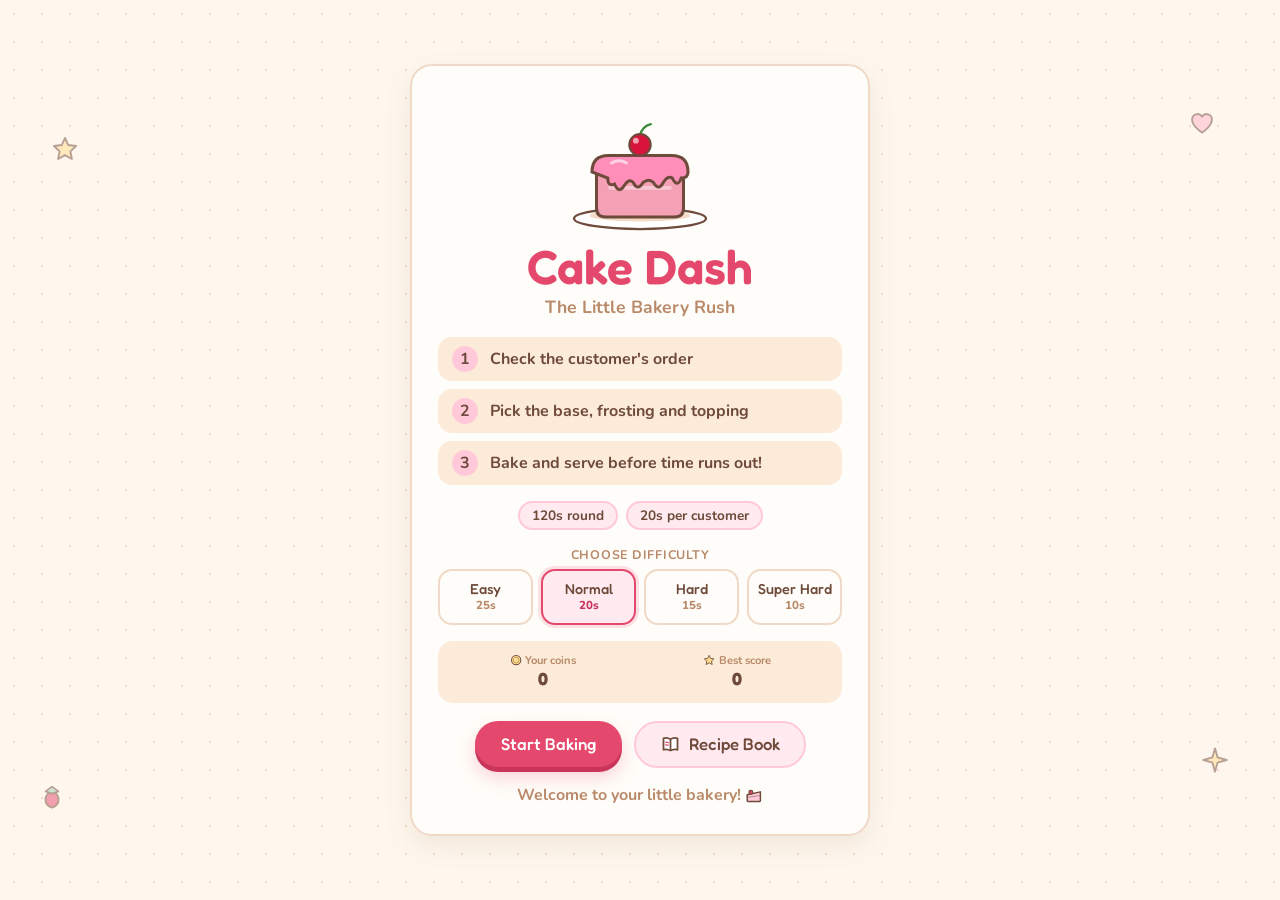
<file: index.html>
<!DOCTYPE html>
<html lang="en">
<head>
<meta charset="UTF-8">
<meta name="viewport" content="width=device-width, initial-scale=1.0">
<title>Cake Dash: The Little Bakery Rush</title>

<link rel="preconnect" href="https://fonts.googleapis.com">
<link rel="preconnect" href="https://fonts.gstatic.com" crossorigin>
<link href="https://fonts.googleapis.com/css2?family=Fredoka:wght@400;500;600;700&family=Nunito:wght@600;700;800&display=swap" rel="stylesheet">

<!-- All the styling lives in style.css -->
<link rel="stylesheet" href="style.css">
</head>

<body>
<!-- ============================================================
     ICON SPRITE SHEET
     Small SVG icons used all over the game. Each one is a <symbol>.
     To use one anywhere in the HTML:  <svg class="ic"><use href="#i-star"/></svg>
     To use one in JavaScript:         ic("star")
     To add a new icon: copy a <symbol>, change its id (i-something) and its drawing.
     ============================================================ -->
<svg width="0" height="0" style="position:absolute" aria-hidden="true" focusable="false">
  <defs>
    <symbol id="i-cupcake" viewBox="0 0 48 48">
      <path d="M11 25h26l-3 17q-.5 2.5-3 2.5H17q-2.5 0-3-2.5z" fill="#e8b98f" stroke="#6e4a3a" stroke-width="2.5" stroke-linejoin="round"/>
      <path d="M19 28l1.5 14M24 28v14M29 28l-1.5 14" stroke="#6e4a3a" stroke-width="2" stroke-linecap="round" opacity=".4"/>
      <path d="M8 26q0-7 7-8 0-7 9-7t9 7q7 1 7 8z" fill="#ffc9d9" stroke="#6e4a3a" stroke-width="2.5" stroke-linejoin="round"/>
      <circle cx="24" cy="9" r="4.5" fill="#e5486d" stroke="#6e4a3a" stroke-width="2.5"/>
      <path d="M24 5q1-3 4-4" stroke="#6e4a3a" stroke-width="2" fill="none" stroke-linecap="round"/>
    </symbol>
    <symbol id="i-slice" viewBox="0 0 24 24">
      <path d="M3 20V12L21 8v12q0 1-1 1H4q-1 0-1-1z" fill="#ffc9d9" stroke="#6e4a3a" stroke-width="2" stroke-linejoin="round"/>
      <path d="M3 15.5L21 13" stroke="#6e4a3a" stroke-width="1.6" opacity=".45"/>
      <circle cx="8" cy="8.6" r="2.6" fill="#e5486d" stroke="#6e4a3a" stroke-width="1.6"/>
    </symbol>
    <symbol id="i-star" viewBox="0 0 24 24">
      <path d="M12 2.5l2.8 6.1 6.7.8-4.9 4.6 1.3 6.6L12 17.2 6.1 20.6l1.3-6.6L2.5 9.4l6.7-.8z" fill="#ffd98a" stroke="#6e4a3a" stroke-width="1.6" stroke-linejoin="round"/>
    </symbol>
    <symbol id="i-heart" viewBox="0 0 24 24">
      <path d="M12 21s-8.5-5.3-8.5-11.2A4.6 4.6 0 0 1 12 7.4a4.6 4.6 0 0 1 8.5 2.4C20.5 15.7 12 21 12 21z" fill="#ffb3c8" stroke="#6e4a3a" stroke-width="1.6" stroke-linejoin="round"/>
    </symbol>
    <symbol id="i-berry" viewBox="0 0 24 24">
      <path d="M12 22C5 20 4 11 12 8c8 3 7 12 0 14z" fill="#e5486d" stroke="#6e4a3a" stroke-width="1.6" stroke-linejoin="round"/>
      <path d="M6.5 8l5.5-4 5.5 4-5.5 2z" fill="#9ed6b0" stroke="#6e4a3a" stroke-width="1.5" stroke-linejoin="round"/>
    </symbol>
    <symbol id="i-sparkle" viewBox="0 0 24 24">
      <path d="M12 2l2.2 7.8L22 12l-7.8 2.2L12 22l-2.2-7.8L2 12l7.8-2.2z" fill="#ffd98a" stroke="#6e4a3a" stroke-width="1.6" stroke-linejoin="round"/>
    </symbol>
    <symbol id="i-clock" viewBox="0 0 24 24">
      <circle cx="12" cy="13" r="8" fill="#fff" stroke="#6e4a3a" stroke-width="2"/>
      <path d="M12 8.5V13l3 2M9 3h6" stroke="#6e4a3a" stroke-width="2" fill="none" stroke-linecap="round" stroke-linejoin="round"/>
    </symbol>
    <symbol id="i-coin" viewBox="0 0 24 24">
      <circle cx="12" cy="12" r="9" fill="#ffd98a" stroke="#6e4a3a" stroke-width="2"/>
      <circle cx="12" cy="12" r="5.5" fill="none" stroke="#6e4a3a" stroke-width="1.6" opacity=".45"/>
      <path d="M9.5 9.5h2.2" stroke="#fff" stroke-width="1.8" stroke-linecap="round" opacity=".8"/>
    </symbol>
    <symbol id="i-book" viewBox="0 0 24 24">
      <path d="M4 5q4-1.5 8 1 4-2.5 8-1v13q-4-1.5-8 1-4-2.5-8-1z" fill="#fff" stroke="#6e4a3a" stroke-width="2" stroke-linejoin="round"/>
      <path d="M12 6v13" stroke="#6e4a3a" stroke-width="2"/>
      <path d="M6.5 9.5q2-.5 3 .3M6.5 12.5q2-.5 3 .3" stroke="#e5486d" stroke-width="1.4" fill="none" stroke-linecap="round"/>
    </symbol>
    <symbol id="i-lock" viewBox="0 0 24 24">
      <path d="M8 11V8a4 4 0 0 1 8 0v3" fill="none" stroke="#6e4a3a" stroke-width="2" stroke-linecap="round"/>
      <rect x="5" y="11" width="14" height="10" rx="3" fill="#e9d8c8" stroke="#6e4a3a" stroke-width="2"/>
      <circle cx="12" cy="16" r="1.6" fill="#6e4a3a"/>
    </symbol>
    <symbol id="i-check" viewBox="0 0 24 24">
      <path d="M5 12.5l4.5 4.5L19 7.5" stroke="currentColor" stroke-width="3" fill="none" stroke-linecap="round" stroke-linejoin="round"/>
    </symbol>
    <symbol id="i-flame" viewBox="0 0 24 24">
      <path d="M12 2C13 6 18 8 18 14A6 6 0 0 1 6 14C6 11 8 10 9 8c.5 2 1.5 2.5 2.5 2.5C11 8 11 5 12 2z" fill="#ff9b6b" stroke="#6e4a3a" stroke-width="1.6" stroke-linejoin="round"/>
      <path d="M12 21a3 3 0 0 1-3-3c0-2 2-3 3-5 1 2 3 3 3 5a3 3 0 0 1-3 3z" fill="#ffd98a"/>
    </symbol>
    <symbol id="i-oops" viewBox="0 0 24 24">
      <circle cx="12" cy="12" r="9.5" fill="#fff3d1" stroke="#6e4a3a" stroke-width="1.8"/>
      <circle cx="8.5" cy="10.5" r="1.3" fill="#6e4a3a"/>
      <circle cx="15.5" cy="10.5" r="1.3" fill="#6e4a3a"/>
      <path d="M8.5 16.5q3.5-3 7 0" fill="none" stroke="#6e4a3a" stroke-width="1.8" stroke-linecap="round"/>
    </symbol>
    <symbol id="i-trophy" viewBox="0 0 24 24">
      <path d="M7 3h10v5a5 5 0 0 1-10 0z" fill="#ffd98a" stroke="#6e4a3a" stroke-width="1.8" stroke-linejoin="round"/>
      <path d="M7 5H4q0 5 4 5M17 5h3q0 5-4 5" fill="none" stroke="#6e4a3a" stroke-width="1.8" stroke-linecap="round"/>
      <path d="M12 13v4M9.5 17h5M8 21h8" stroke="#6e4a3a" stroke-width="1.8" stroke-linecap="round"/>
    </symbol>
  </defs>
</svg>


<div class="decor" aria-hidden="true">
  <span><svg class="ic" aria-hidden="true"><use href="#i-star"/></svg></span><span><svg class="ic" aria-hidden="true"><use href="#i-heart"/></svg></span><span><svg class="ic" aria-hidden="true"><use href="#i-berry"/></svg></span><span><svg class="ic" aria-hidden="true"><use href="#i-sparkle"/></svg></span>
</div>

<section id="start-screen" class="screen active">
  <div class="card hero">
    <div id="title-cake" class="hero-cake"></div>
    <h1 class="hero-title">Cake Dash</h1>
    <p class="hero-sub">The Little Bakery Rush</p>

    <ol class="steps">
      <li><span class="step-num">1</span>Check the customer's order</li>
      <li><span class="step-num">2</span>Pick the base, frosting and topping</li>
      <li><span class="step-num">3</span>Bake and serve before time runs out!</li>
    </ol>

    <p class="facts">
      <span class="chip"><span id="info-game-seconds">120</span>s round</span>
      <span class="chip"><span id="info-order-seconds">20</span>s per customer</span>
    </p>

    <div class="difficulty">
      <p class="difficulty-title">Choose difficulty</p>
      <div id="difficulty-options" class="diff-options" role="radiogroup" aria-label="Difficulty"></div>
    </div>

    <div class="reward-panel">
      <div><small><svg class="ic" aria-hidden="true"><use href="#i-coin"/></svg> Your coins</small><b id="start-coins">0</b></div>
      <div><small><svg class="ic" aria-hidden="true"><use href="#i-star"/></svg> Best score</small><b id="best-start">0</b></div>
    </div>

    <div class="actions">
      <button id="start-btn" class="btn btn-primary">Start Baking</button>
      <button id="recipe-btn-start" class="btn btn-soft"><svg class="ic" aria-hidden="true"><use href="#i-book"/></svg> Recipe Book</button>
    </div>

    <p class="best-line">Welcome to your little bakery! <svg class="ic" aria-hidden="true"><use href="#i-slice"/></svg></p>
  </div>
</section>

<section id="game-screen" class="screen">
  <header class="topbar">
    <div class="brand">
      <div class="logo"><svg class="ic" aria-hidden="true"><use href="#i-cupcake"/></svg></div>
      <div class="brand-text">
        <h1>Cake Dash</h1>
        <span>The Little Bakery Rush</span>
      </div>
    </div>

    <div class="hud">
      <div class="pill" id="timer-pill">
        <span class="pill-icon"><svg class="ic" aria-hidden="true"><use href="#i-clock"/></svg></span>
        <span class="pill-text"><small>Time left</small><b id="game-timer">2:00</b></span>
      </div>
      <div class="pill">
        <span class="pill-icon"><svg class="ic" aria-hidden="true"><use href="#i-star"/></svg></span>
        <span class="pill-text"><small>Score</small><b id="score">0</b></span>
      </div>
      <div class="pill">
        <span class="pill-icon"><svg class="ic" aria-hidden="true"><use href="#i-coin"/></svg></span>
        <span class="pill-text"><small>Coins</small><b id="coins">0</b></span>
      </div>
    </div>
  </header>

  <main class="layout">
    <aside class="card queue-card">
      <h2 class="card-title">Customers</h2>
      <p class="modal-note">Your customers are waiting! <svg class="ic" aria-hidden="true"><use href="#i-heart"/></svg></p>
      <div id="queue" class="queue"></div>
      <div class="customer-note"><svg class="ic" aria-hidden="true"><use href="#i-heart"/></svg> Serve customers correctly to earn coins and rewards!</div>
    </aside>

    <section class="card workshop">
      <div class="workshop-head">
        <h2 class="card-title">Cake Workshop</h2>
        <button id="recipe-btn-game" class="btn btn-soft btn-small"><svg class="ic" aria-hidden="true"><use href="#i-book"/></svg> Recipe Book</button>
      </div>

      <div class="bakery-label"><svg class="ic" aria-hidden="true"><use href="#i-slice"/></svg> LITTLE BAKERY • PREPARATION COUNTER</div>

      <div id="cake-stage" class="cake-stage">
        <span class="stage-decoration left"><svg class="ic" aria-hidden="true"><use href="#i-sparkle"/></svg></span>
        <div id="cake-preview" class="cake-preview"></div>
        <span class="stage-decoration right"><svg class="ic" aria-hidden="true"><use href="#i-berry"/></svg></span>
        <div id="oven-status" class="oven-status"><svg class="ic" aria-hidden="true"><use href="#i-cupcake"/></svg> Ready to bake</div>
      </div>

      <div class="section">
        <h3><span class="num">1</span> Cake Base</h3>
        <div id="choices-base" class="choices"></div>
      </div>

      <div class="section">
        <h3><span class="num">2</span> Frosting</h3>
        <div id="choices-frosting" class="choices"></div>
      </div>

      <div class="section">
        <h3><span class="num">3</span> Topping</h3>
        <div id="choices-topping" class="choices"></div>
      </div>

      <div class="actions">
        <button id="clear-btn" class="btn btn-ghost">Clear</button>
        <button id="serve-btn" class="btn btn-primary"><svg class="ic" aria-hidden="true"><use href="#i-cupcake"/></svg> Bake & Serve</button>
      </div>
    </section>

    <aside id="order-card" class="card order-card">
      <div class="order-head">
        <div id="order-face" class="order-face"><svg class="ic" aria-hidden="true"><use href="#i-heart"/></svg></div>
        <div>
          <h2 class="card-title">Current Order</h2>
          <span id="order-name" class="order-sub">Now serving</span>
        </div>
      </div>

      <div class="patience-label">
        <span>Customer patience &middot; <span id="mode-tag"></span></span>
        <b id="patience-text">30s</b>
      </div>

      <div class="order-timer">
        <div id="order-bar" class="order-bar"></div>
        <span id="order-timer-text" class="order-timer-text">30s</span>
      </div>

      <p id="hurry-chip" class="hurry-chip hidden"><svg class="ic" aria-hidden="true"><use href="#i-oops"/></svg> Hurry! Customer is getting impatient!</p>

      <p style="font-size:.82rem;color:var(--brown-light);margin-top:16px">Customer's request:</p>
      <ul id="order-list" class="order-list"></ul>

      <div class="reward-panel">
        <div><small><svg class="ic" aria-hidden="true"><use href="#i-star"/></svg> Combo streak</small><b id="combo">0x</b></div>
        <div><small><svg class="ic" aria-hidden="true"><use href="#i-coin"/></svg> Correct order</small><b>+5 coins</b></div>
      </div>

      <div class="progress-area">
        <small>Bakery progress</small>
        <div class="progress-track">
          <div id="round-progress" class="progress-fill"></div>
        </div>
      </div>
    </aside>
  </main>

  <div id="toast" class="toast" role="status" aria-live="polite"></div>
</section>

<section id="end-screen" class="screen">
  <div class="card hero results">
    <div id="end-cake" class="hero-cake small"></div>
    <h1 class="hero-title">Time's Up!</h1>
    <p id="end-line" class="hero-sub">Sweet work, baker!</p>

    <p class="final-label">Final score</p>
    <p id="final-score" class="final-score">0</p>
    <p id="new-best" class="new-best hidden"><svg class="ic" aria-hidden="true"><use href="#i-trophy"/></svg> New best score!</p>

    <p class="mode-line"><b id="end-mode">Normal</b> mode &middot; <b id="end-seconds">20</b>s per customer &middot; Best <b id="end-best">0</b></p>

    <div class="stat-row">
      <div class="stat"><b id="stat-served">0</b><span>Cakes served</span></div>
      <div class="stat"><b id="stat-wrong">0</b><span>Wrong cakes</span></div>
      <div class="stat"><b id="stat-lost">0</b><span>Customers lost</span></div>
    </div>

    <div class="reward-panel">
      <div><small><svg class="ic" aria-hidden="true"><use href="#i-coin"/></svg> Coins earned</small><b id="coins-earned">0</b></div>
      <div><small><svg class="ic" aria-hidden="true"><use href="#i-star"/></svg> Best combo</small><b id="best-combo">0x</b></div>
    </div>

    <p class="best-line">Total coins: <strong id="total-coins">0</strong></p>

    <div class="actions">
      <button id="again-btn" class="btn btn-primary">Play Again</button>
      <button id="menu-btn" class="btn btn-soft">Back to Menu</button>
    </div>
  </div>
</section>

<div id="recipe-modal" class="modal hidden">
  <div class="card modal-box">
    <h2 class="card-title big"><svg class="ic" aria-hidden="true"><use href="#i-book"/></svg> Recipe Book</h2>
    <p class="modal-note">Discover ingredients and unlock new flavors for your bakery!</p>

    <div class="reward-panel">
      <div><small><svg class="ic" aria-hidden="true"><use href="#i-coin"/></svg> Available coins</small><b id="shop-coins">0</b></div>
      <div><small><svg class="ic" aria-hidden="true"><use href="#i-slice"/></svg> Available ingredients</small><b id="ingredient-count">0</b></div>
    </div>

    <div id="recipe-content"></div>
    <button id="recipe-close" class="btn btn-primary">Got it!</button>
  </div>
</div>

<!-- ============================================================
     JAVASCRIPT FILES
     ORDER MATTERS: each file only uses things from the files above it.
     Keep them in this order.
     ============================================================ -->
<script src="config.js"></script>
<script src="art.js"></script>
<script src="game.js"></script>

</body>
</html>
</file>
<file: style.css>
/* =========================================
   CAKE DASH - STYLES
   Linked from index.html
   ========================================= */

:root {
  --cream:#fff7ee; --cream-deep:#fdebd9; --card:#fffdf9;
  --pink:#ffc9d9; --pink-soft:#ffeaf0; --strawberry:#e5486d;
  --strawberry-d:#c9345a; --brown:#6e4a3a; --brown-light:#b98a6a;
  --border:#f0d9c6; --butter:#ffd98a; --mint:#bfe8d0;
  --shadow:0 10px 28px rgba(110,74,58,.10);
  --shadow-lift:0 14px 30px rgba(110,74,58,.16);
  --font-title:"Fredoka","Trebuchet MS",sans-serif;
  --font-body:"Nunito","Trebuchet MS",sans-serif;
}

*{box-sizing:border-box}
body{
  margin:0;min-height:100vh;font-family:var(--font-body);font-weight:700;
  color:var(--brown);background-color:var(--cream);
  background-image:radial-gradient(#f4dcc8 1.3px,transparent 1.3px);
  background-size:28px 28px
}
h1,h2,h3{margin:0;font-family:var(--font-title);font-weight:600}
button{font-family:inherit}
.hidden{display:none!important}
svg{display:block}

.screen{display:none;position:relative;z-index:1;min-height:100vh;padding:18px}
.screen.active{display:block}
#start-screen.active,#end-screen.active{display:flex;align-items:center;justify-content:center}

.decor{position:fixed;inset:0;pointer-events:none;z-index:0;overflow:hidden;font-size:28px;opacity:.5}
.decor span{position:absolute;animation:float 6s ease-in-out infinite}
.decor span:nth-child(1){left:4%;top:15%}
.decor span:nth-child(2){right:5%;top:12%;animation-delay:-2s}
.decor span:nth-child(3){left:3%;bottom:10%;animation-delay:-4s}
.decor span:nth-child(4){right:4%;bottom:14%;animation-delay:-1s}

.card{background:var(--card);border:2px solid var(--border);border-radius:22px;padding:18px;box-shadow:var(--shadow)}
.card-title{font-size:1.15rem;color:var(--brown)}
.card-title.big{font-size:1.6rem;text-align:center}

.btn{
  display:inline-flex;align-items:center;justify-content:center;gap:8px;
  font-family:var(--font-title);font-weight:500;font-size:1.05rem;
  color:var(--brown);border:2px solid transparent;border-radius:999px;
  padding:11px 24px;cursor:pointer;transition:.15s ease
}
.btn:active{transform:translateY(2px)}
.btn:disabled{opacity:.6;cursor:not-allowed;transform:none}
.btn-primary{background:var(--strawberry);color:white;box-shadow:0 5px 0 var(--strawberry-d),0 10px 18px rgba(229,72,109,.25)}
.btn-primary:hover{transform:translateY(-2px)}
.btn-soft{background:var(--pink-soft);border-color:var(--pink)}
.btn-soft:hover{background:var(--pink)}
.btn-ghost{background:transparent;border-color:var(--border);color:var(--brown-light)}
.btn-small{padding:6px 14px;font-size:.9rem}

.actions{display:flex;gap:12px;justify-content:center;align-items:center;margin-top:18px;flex-wrap:wrap}
.hero{max-width:460px;width:100%;text-align:center;padding:28px 26px}
.hero-cake{width:150px;margin:0 auto 4px;animation:bob 2.8s infinite}
.hero-title{font-size:3rem;line-height:1.05;color:var(--strawberry)}
.hero-sub{margin:4px 0 18px;font-size:1.1rem;color:var(--brown-light)}
.steps{list-style:none;margin:0 0 16px;padding:0;display:grid;gap:8px;text-align:left}
.steps li{display:flex;align-items:center;gap:12px;background:var(--cream-deep);border-radius:14px;padding:9px 14px}
.step-num{width:26px;height:26px;border-radius:50%;background:var(--pink);display:grid;place-items:center;flex-shrink:0}
.facts{display:flex;gap:8px;justify-content:center;flex-wrap:wrap}
.chip{background:var(--pink-soft);border:2px solid var(--pink);border-radius:999px;padding:3px 12px;font-size:.85rem}
.best-line{margin:16px 0 0;color:var(--brown-light)}
.best-line strong{color:var(--brown);font-family:var(--font-title);font-size:1.1rem}
.results .hero-sub{margin-bottom:8px}
.final-label{color:var(--brown-light);margin:6px 0 0}
.final-score{margin:0;font-family:var(--font-title);font-size:4.2rem;line-height:1.1;color:var(--strawberry)}
.new-best{display:inline-block;background:var(--butter);border-radius:999px;padding:3px 14px}
.stat-row{display:grid;grid-template-columns:repeat(3,1fr);gap:10px;margin-top:16px}
.stat{background:var(--cream-deep);border-radius:16px;padding:10px 6px}
.stat b{display:block;font-family:var(--font-title);font-size:1.5rem}
.stat span{font-size:.75rem;color:var(--brown-light)}

.topbar{display:flex;align-items:center;justify-content:space-between;gap:14px;flex-wrap:wrap;max-width:1250px;margin:0 auto 16px}
.brand{display:flex;align-items:center;gap:12px}
.logo{font-size:43px}
.brand-text h1{font-size:1.7rem;line-height:1;color:var(--strawberry)}
.brand-text span{font-size:.85rem;color:var(--brown-light)}
.hud{display:flex;gap:10px;flex-wrap:wrap}
.pill{display:flex;align-items:center;gap:10px;background:var(--card);border:2px solid var(--border);border-radius:999px;padding:6px 17px;box-shadow:var(--shadow);min-width:115px}
.pill-icon{font-size:25px}
.pill-text small{display:block;font-size:.7rem;text-transform:uppercase;letter-spacing:.06em;color:var(--brown-light)}
.pill-text b{font-family:var(--font-title);font-size:1.4rem}
.pill.low{background:#ffeaea;border-color:#ffb8c4}
.pill.low b{color:var(--strawberry-d)}

.layout{display:grid;grid-template-columns:minmax(180px,220px) minmax(0,1fr) minmax(220px,270px);gap:16px;max-width:1250px;margin:0 auto;align-items:start}
.queue-card .card-title{margin-bottom:12px}
.queue{display:flex;flex-direction:column;gap:8px}
.customer{display:flex;align-items:center;gap:10px;padding:6px 10px;border-radius:16px;background:var(--cream);border:2px solid transparent;opacity:.8}
.customer-face{width:46px;height:46px;display:grid;place-items:center;background:var(--pink-soft);border-radius:50%;font-size:27px;flex-shrink:0}
.customer.front{background:var(--pink-soft);border-color:var(--strawberry);opacity:1;padding:10px 12px;box-shadow:0 6px 16px rgba(229,72,109,.15)}
.customer.front .customer-face{width:58px;height:58px;font-size:34px}
.customer .who small{display:block;font-size:.72rem;color:var(--brown-light)}
.customer .who b{font-size:.9rem}
.customer.front .who b{color:var(--strawberry-d);font-family:var(--font-title);font-size:1.05rem}

.workshop-head{display:flex;align-items:center;justify-content:space-between;gap:10px;margin-bottom:6px}
.bakery-label{font-size:.75rem;color:var(--brown-light);background:var(--cream-deep);padding:5px 10px;border-radius:999px}
.cake-stage{position:relative;height:210px;margin-bottom:8px;display:grid;place-items:center;background:radial-gradient(circle at 50% 55%,var(--pink-soft) 0 52%,transparent 53%);overflow:hidden}
.cake-preview{width:210px;z-index:2;transition:.2s}
.cake-preview.shake{animation:shake .4s}
.cake-preview.serve{animation:serveAway .5s forwards}
.stage-decoration{position:absolute;font-size:24px;opacity:.6}
.stage-decoration.left{left:12%;top:35%}
.stage-decoration.right{right:12%;top:30%}
.oven-status{position:absolute;bottom:5px;right:5px;background:white;border:2px solid var(--border);border-radius:12px;padding:5px 10px;font-size:.76rem;z-index:3}
.oven-status.active{background:#fff1d7;border-color:var(--butter);animation:pulse 1s infinite}

.section{margin-top:12px}
.section h3{display:flex;align-items:center;gap:8px;font-size:1rem;margin-bottom:7px}
.num{width:22px;height:22px;border-radius:50%;background:var(--pink);display:grid;place-items:center;font-size:.8rem}
.choices{display:grid;grid-template-columns:repeat(4,minmax(0,1fr));gap:8px}
.choice{position:relative;display:flex;flex-direction:column;align-items:center;justify-content:center;gap:3px;background:var(--card);border:2px solid var(--border);border-radius:16px;padding:8px 3px;min-height:80px;font-family:var(--font-body);font-weight:800;font-size:.78rem;color:var(--brown);cursor:pointer;transition:.15s ease}
.choice .swatch{font-size:27px}
.choice:hover{transform:translateY(-3px);box-shadow:var(--shadow-lift);border-color:var(--pink)}
.choice.selected{background:var(--pink-soft);border-color:var(--strawberry);box-shadow:0 0 0 3px rgba(229,72,109,.15)}
.choice.selected::after{content:"✓";position:absolute;top:-7px;right:-6px;width:20px;height:20px;display:grid;place-items:center;border-radius:50%;background:var(--strawberry);color:white}
.choice.locked{opacity:.55;background:#f5eee7}
.choice.locked:hover{transform:none}
.choice.locked .swatch{filter:grayscale(1)}
.choice small{font-size:.65rem;color:var(--brown-light)}

.order-card{border:2px dashed var(--brown-light);transition:.2s}
.order-card.hurry{border-color:var(--strawberry);box-shadow:0 0 0 4px rgba(229,72,109,.1),var(--shadow)}
.order-head{display:flex;align-items:center;gap:10px;margin-bottom:14px}
.order-face{width:52px;height:52px;display:grid;place-items:center;font-size:32px;background:var(--pink-soft);border-radius:50%}
.order-sub{font-size:.8rem;color:var(--brown-light)}
.patience-label{display:flex;justify-content:space-between;font-size:.75rem;color:var(--brown-light);margin:12px 0 5px}
.order-timer{position:relative;height:24px;background:var(--cream-deep);border-radius:999px;overflow:hidden;border:2px solid var(--border)}
.order-bar{height:100%;width:100%;background:var(--pink);transition:width .1s linear,background .3s}
.order-bar.warn{background:var(--butter)}
.order-bar.danger{background:#ff9b9b}
.order-timer-text{position:absolute;inset:0;display:grid;place-items:center;font-family:var(--font-title);font-size:.8rem}
.hurry-chip{margin:10px 0 0;padding:6px 12px;background:#fff3d1;border:2px solid var(--butter);border-radius:12px;font-size:.78rem;text-align:center}
.order-list{list-style:none;margin:14px 0 0;padding:0;display:grid;gap:8px}
.order-list li{display:flex;align-items:center;gap:8px;background:var(--cream);border:2px solid transparent;border-radius:14px;padding:7px 9px;font-size:.85rem}
.order-list .order-emoji{font-size:24px}
.order-list .kind{font-size:.68rem;color:var(--brown-light);display:block}
.order-list li.done{background:#effaf3;border-color:var(--mint)}
.order-list .check{margin-left:auto;color:#4c9870;font-size:18px}

.reward-panel{margin-top:16px;padding:12px;background:var(--cream-deep);border-radius:15px;display:grid;grid-template-columns:1fr 1fr;gap:8px;text-align:center}
.reward-panel small{display:block;color:var(--brown-light);font-size:.7rem}
.reward-panel b{font-family:var(--font-title);font-size:1.1rem}
.progress-area{margin-top:12px}
.progress-area small{color:var(--brown-light)}
.progress-track{height:9px;background:var(--cream-deep);border-radius:99px;overflow:hidden;margin-top:5px}
.progress-fill{height:100%;width:0;background:var(--strawberry);border-radius:99px;transition:.3s}

.toast{position:fixed;left:50%;top:14%;transform:translateX(-50%);padding:11px 23px;background:var(--card);border:2px solid var(--pink);border-radius:999px;box-shadow:var(--shadow-lift);pointer-events:none;opacity:0;z-index:20;white-space:nowrap}
.toast.show{animation:toast 1.5s ease forwards}
.toast.bad{border-color:var(--butter)}

.modal{position:fixed;inset:0;z-index:30;display:flex;align-items:center;justify-content:center;padding:16px;background:rgba(110,74,58,.4)}
.modal-box{max-width:600px;width:100%;max-height:90vh;overflow:auto;text-align:center;padding:24px;animation:pop .3s}
.modal-note{margin:4px 0 12px;color:var(--brown-light);font-size:.85rem}
.recipe-group{margin-top:16px;text-align:left}
.recipe-group h3{margin-bottom:8px;font-size:1rem}
.recipe-items{display:grid;grid-template-columns:repeat(3,1fr);gap:8px}
.recipe-item{display:flex;flex-direction:column;align-items:center;background:var(--cream);border-radius:14px;padding:9px 5px;font-size:.8rem;gap:3px}
.recipe-item .emoji{font-size:27px}
.recipe-item button{background:var(--pink);color:var(--brown);border:0;border-radius:99px;padding:4px 12px;cursor:pointer;font-weight:800;font-size:.7rem}
.recipe-item .owned{color:#4c9870;font-size:.7rem}
.modal-box>.btn{margin-top:18px}
.customer-note{background:var(--pink-soft);padding:9px;border-radius:12px;margin-top:12px;font-size:.8rem}

@keyframes bob{50%{transform:translateY(-5px)}}
@keyframes float{50%{transform:translateY(-10px) rotate(8deg)}}
@keyframes pulse{50%{transform:scale(1.04)}}
@keyframes pop{0%{transform:scale(.6)}60%{transform:scale(1.1)}100%{transform:scale(1)}}
@keyframes shake{20%{transform:translateX(-9px)}40%{transform:translateX(9px)}60%{transform:translateX(-6px)}80%{transform:translateX(6px)}}
@keyframes serveAway{to{transform:translateY(-18px) scale(1.08);opacity:0}}
@keyframes toast{0%{opacity:0;transform:translate(-50%,15px) scale(.9)}15%,80%{opacity:1;transform:translate(-50%,0) scale(1)}100%{opacity:0;transform:translate(-50%,-20px)}}

@media(max-width:960px){
  .layout{grid-template-columns:1fr}
  .queue{flex-direction:row;overflow-x:auto;padding-bottom:5px}
  .customer{flex-shrink:0}
  .choices{grid-template-columns:repeat(4,minmax(0,1fr))}
}
@media(max-width:550px){
  .screen{padding:10px}
  .hero-title{font-size:2.5rem}
  .hud{width:100%}
  .pill{flex:1;min-width:0}
  .choices{grid-template-columns:repeat(3,minmax(0,1fr))}
  .workshop-head{flex-wrap:wrap}
  .cake-stage{height:185px}
  .cake-preview{width:185px}
  .stat-row{gap:5px}
  .stat span{font-size:.65rem}
}

/* =========================================
   SVG ARTWORK STYLES
   ========================================= */

/* Small inline icons (they grow with the surrounding text size) */
.ic{width:1.1em;height:1.1em;display:inline-block;vertical-align:-.2em;flex-shrink:0}
.btn .ic{width:1.25em;height:1.25em}

/* Icons that sit alone in a box: fill the box instead of flowing like text */
.pill-icon .ic,.logo .ic,.decor .ic,.stage-decoration .ic{display:block;width:1em;height:1em;vertical-align:baseline}

/* Customer faces */
.customer-face svg,.order-face svg{width:100%;height:100%;display:block}

/* Ingredient cards */
.swatch{width:42px;height:42px;display:block}
.swatch svg{width:100%;height:100%;display:block;transition:transform .2s ease}
.choice:hover .swatch svg{transform:scale(1.1) rotate(-3deg)}
.choice.selected .swatch svg{animation:bob 1.6s ease-in-out infinite}
.choice small .ic{width:1em;height:1em}

/* Order ticket */
.order-icon{width:34px;height:34px;flex-shrink:0}
.order-icon svg{width:100%;height:100%;display:block}
.order-list .check{display:inline-flex}

/* Recipe book */
.recipe-item .emoji{width:42px;height:42px;font-size:inherit}
.recipe-item .emoji svg{width:100%;height:100%;display:block}
.recipe-item .owned .ic,.recipe-item button .ic{width:1em;height:1em}

/* Phone layout (screens 960px wide or less, everything in one column):
   - minmax(0,1fr) lets the customer queue scroll inside its card instead of
     stretching the whole page sideways
   - order:-1 moves the Current Order card to the very top, above the customers
     and the cake workshop */
@media(max-width:960px){
  .layout{grid-template-columns:minmax(0,1fr)}
  .order-card{order:-1}
}

/* Pop-up message with an icon bubble */
.toast{display:flex;align-items:center;gap:10px}
.toast-icon{width:30px;height:30px;flex-shrink:0;border-radius:50%;display:grid;place-items:center;background:var(--pink)}
.toast.bad .toast-icon{background:var(--butter)}
.toast-icon .ic{width:18px;height:18px}


/* =========================================
   DIFFICULTY SELECTOR
   ========================================= */
.difficulty{margin-top:14px}
.difficulty-title{margin:0 0 6px;font-size:.78rem;color:var(--brown-light);text-transform:uppercase;letter-spacing:.06em}
.diff-options{display:grid;grid-template-columns:repeat(4,minmax(0,1fr));gap:8px}
.diff-btn{display:flex;flex-direction:column;align-items:center;justify-content:center;gap:1px;padding:8px 4px;min-height:56px;background:var(--card);border:2px solid var(--border);border-radius:14px;cursor:pointer;color:var(--brown);font-family:var(--font-title);transition:.15s ease}
.diff-btn b{font-weight:500;font-size:.9rem;line-height:1.1}
.diff-btn small{font-family:var(--font-body);font-weight:800;font-size:.72rem;color:var(--brown-light)}
.diff-btn:hover{transform:translateY(-2px);border-color:var(--pink)}
.diff-btn.selected{background:var(--pink-soft);border-color:var(--strawberry);box-shadow:0 0 0 3px rgba(229,72,109,.15)}
.diff-btn.selected small{color:var(--strawberry-d)}
.mode-line{margin:6px 0 0;font-size:.85rem;color:var(--brown-light)}
.mode-line b{color:var(--brown)}
@media(max-width:420px){.diff-options{grid-template-columns:repeat(2,minmax(0,1fr))}}
</file>
